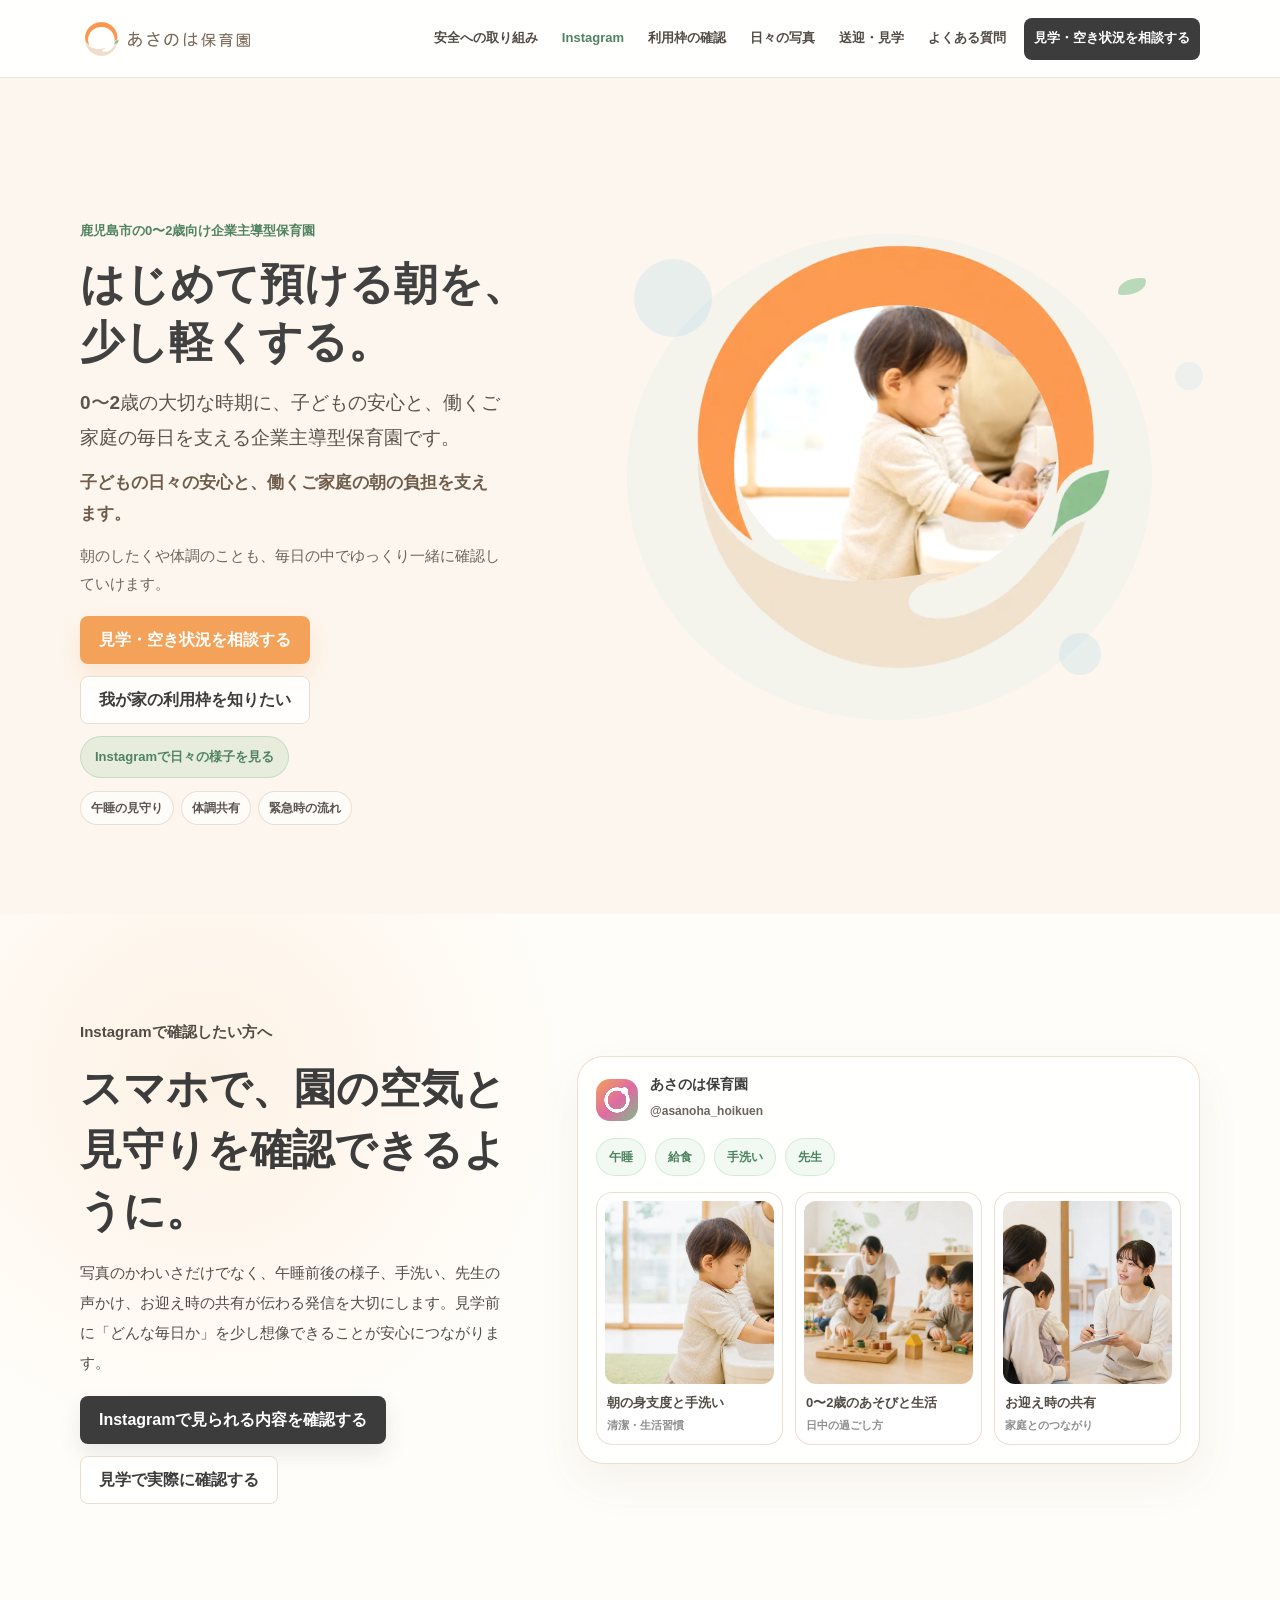
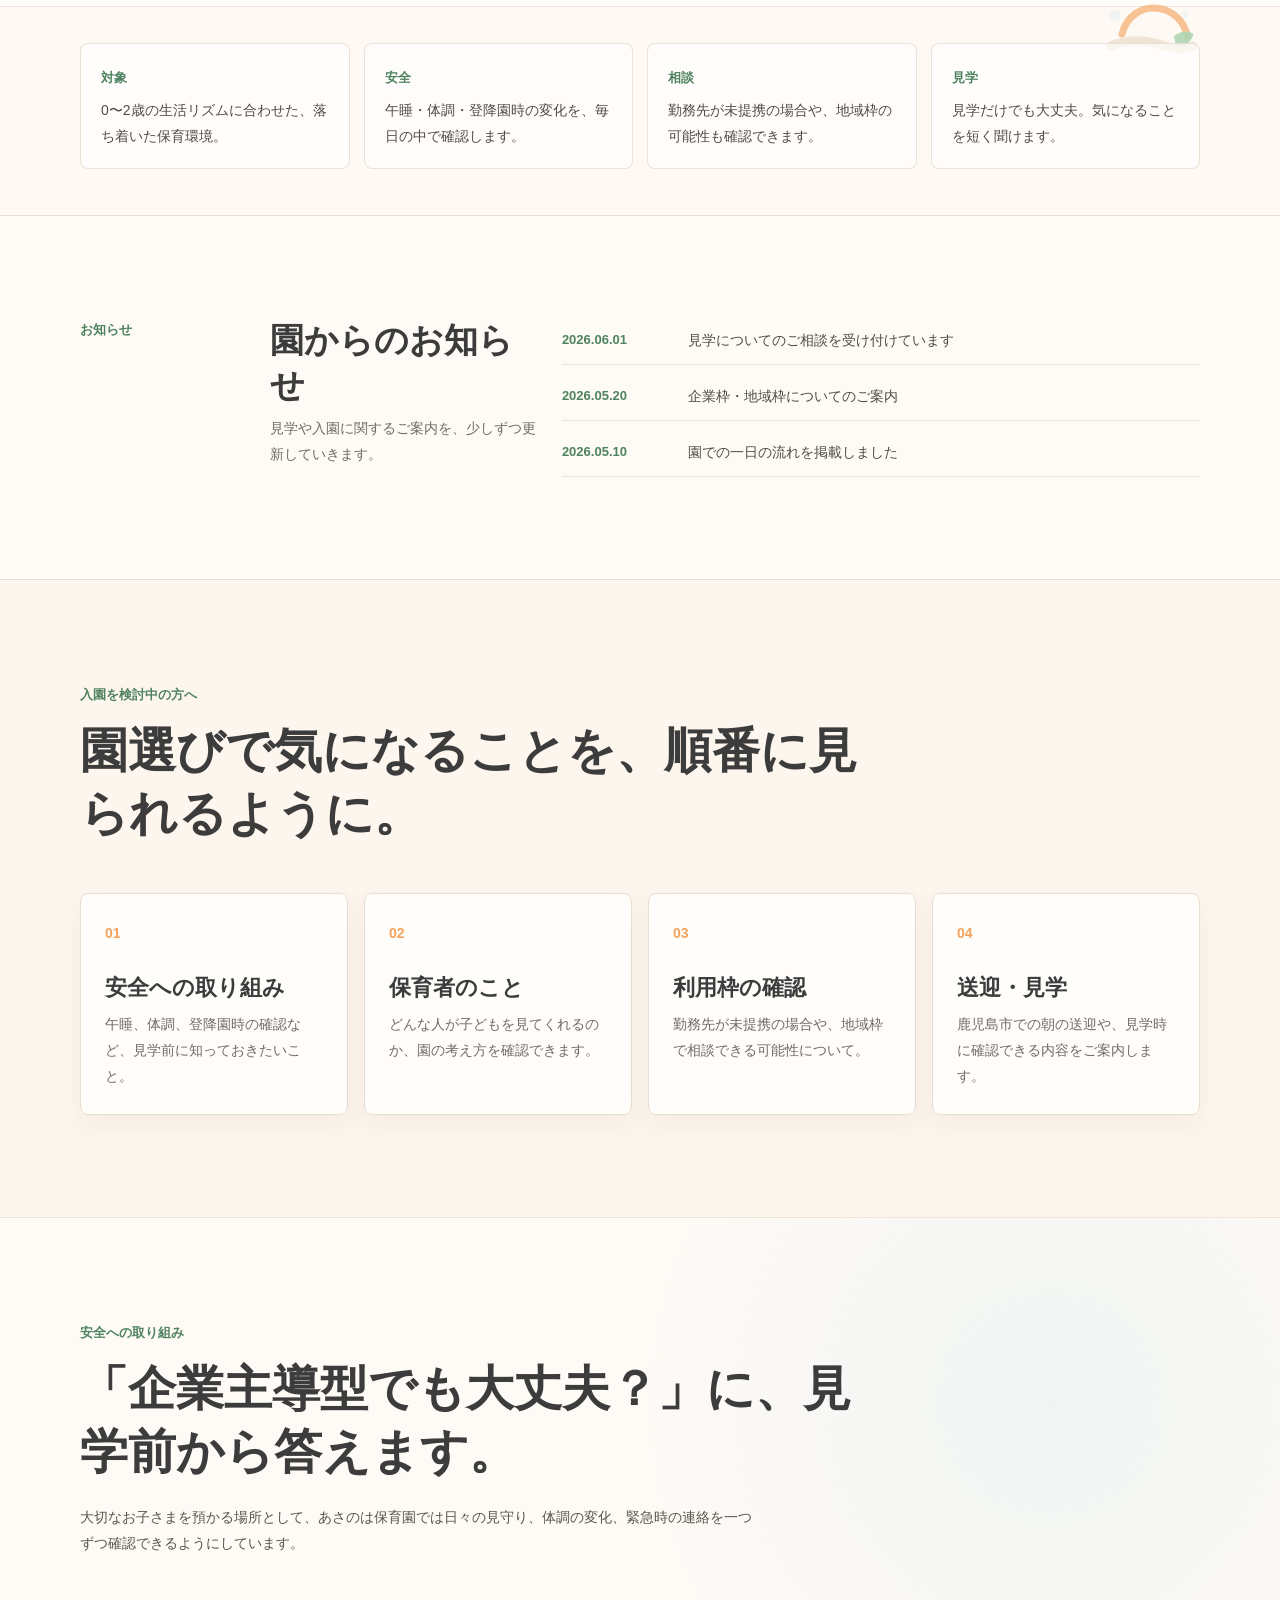
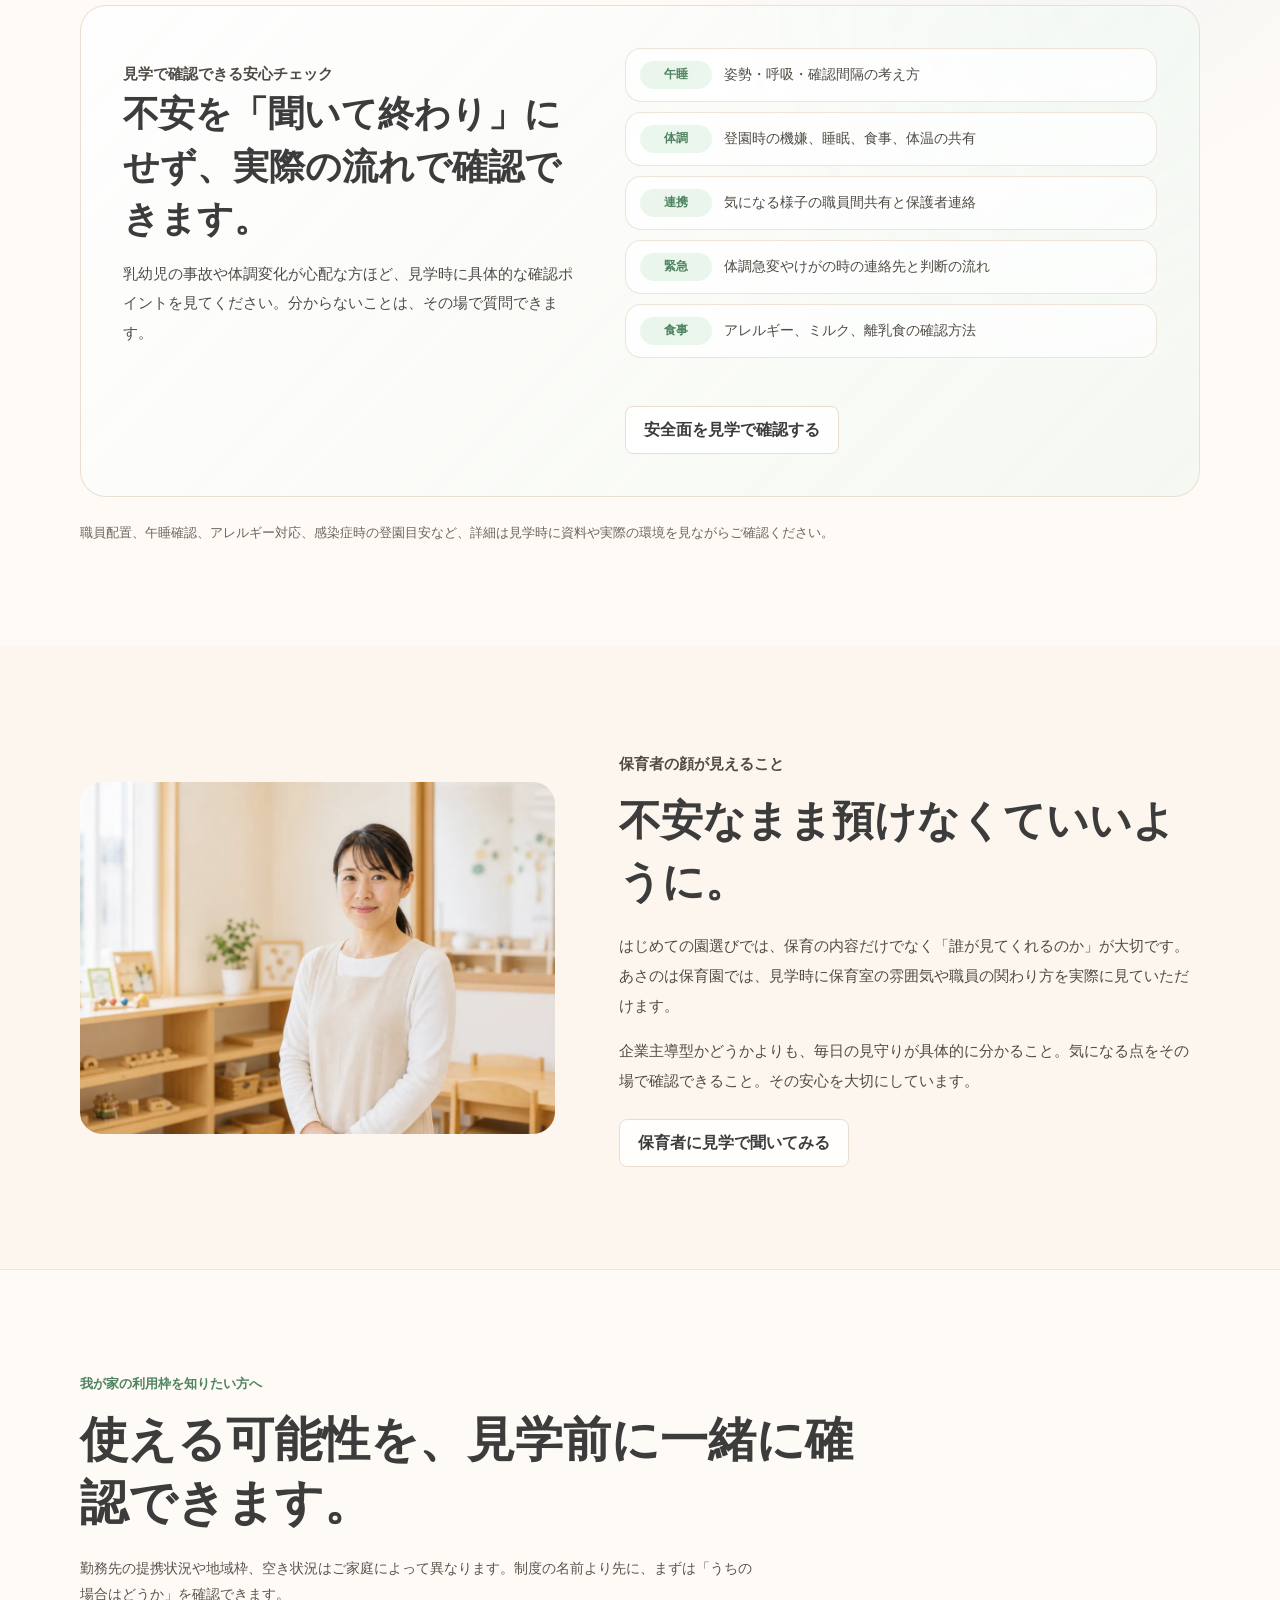
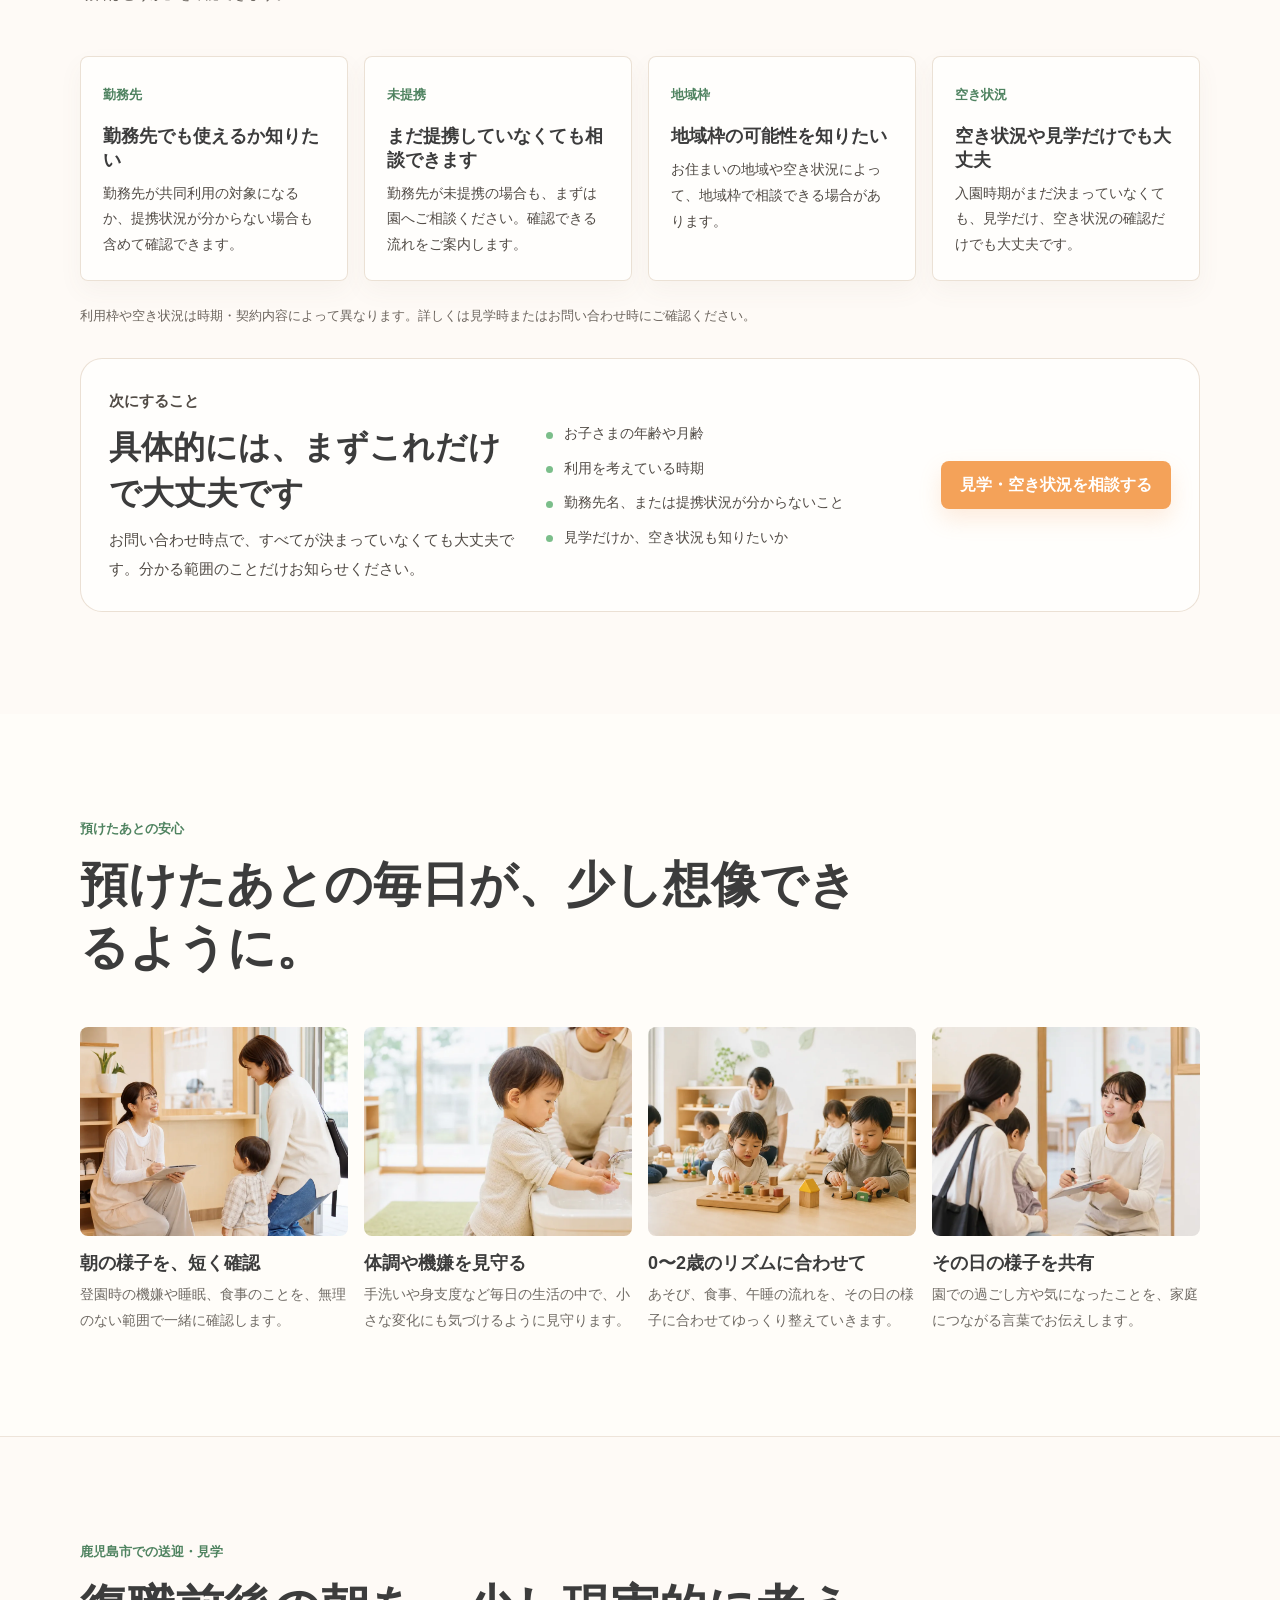
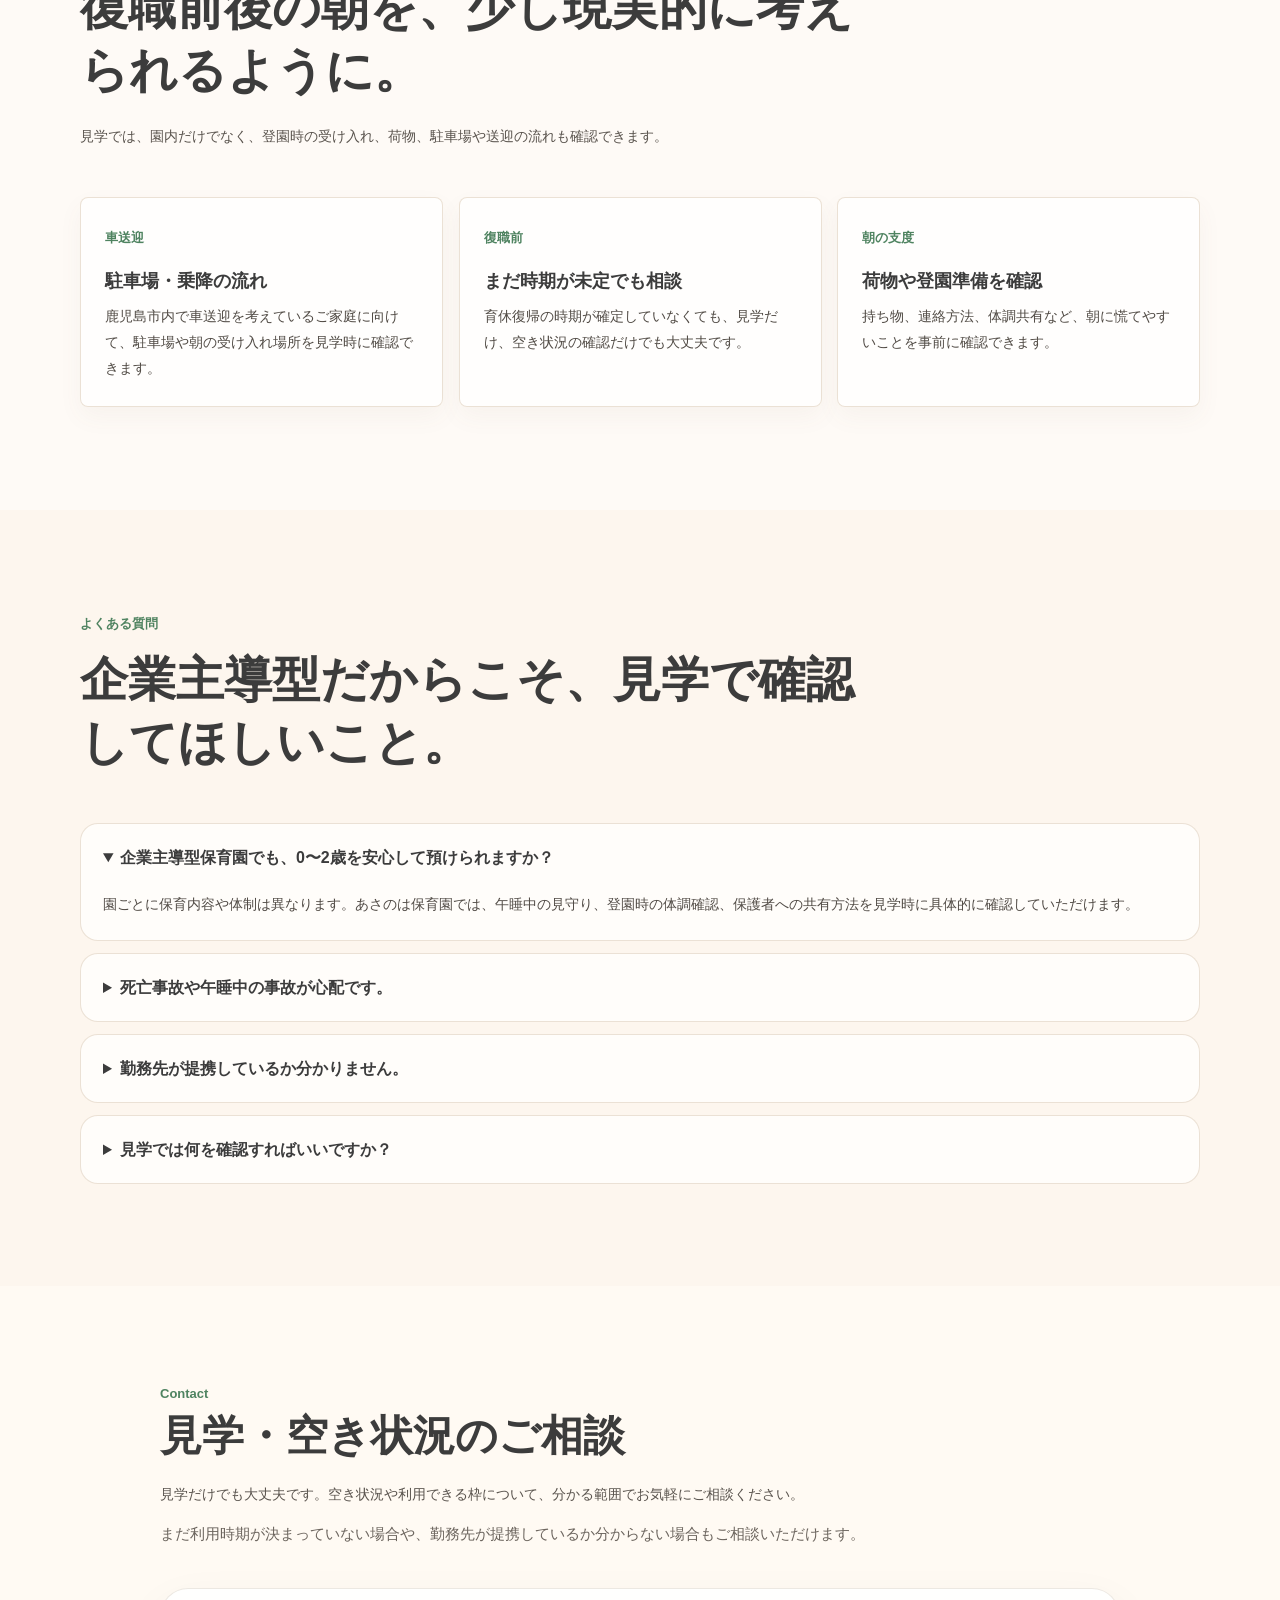
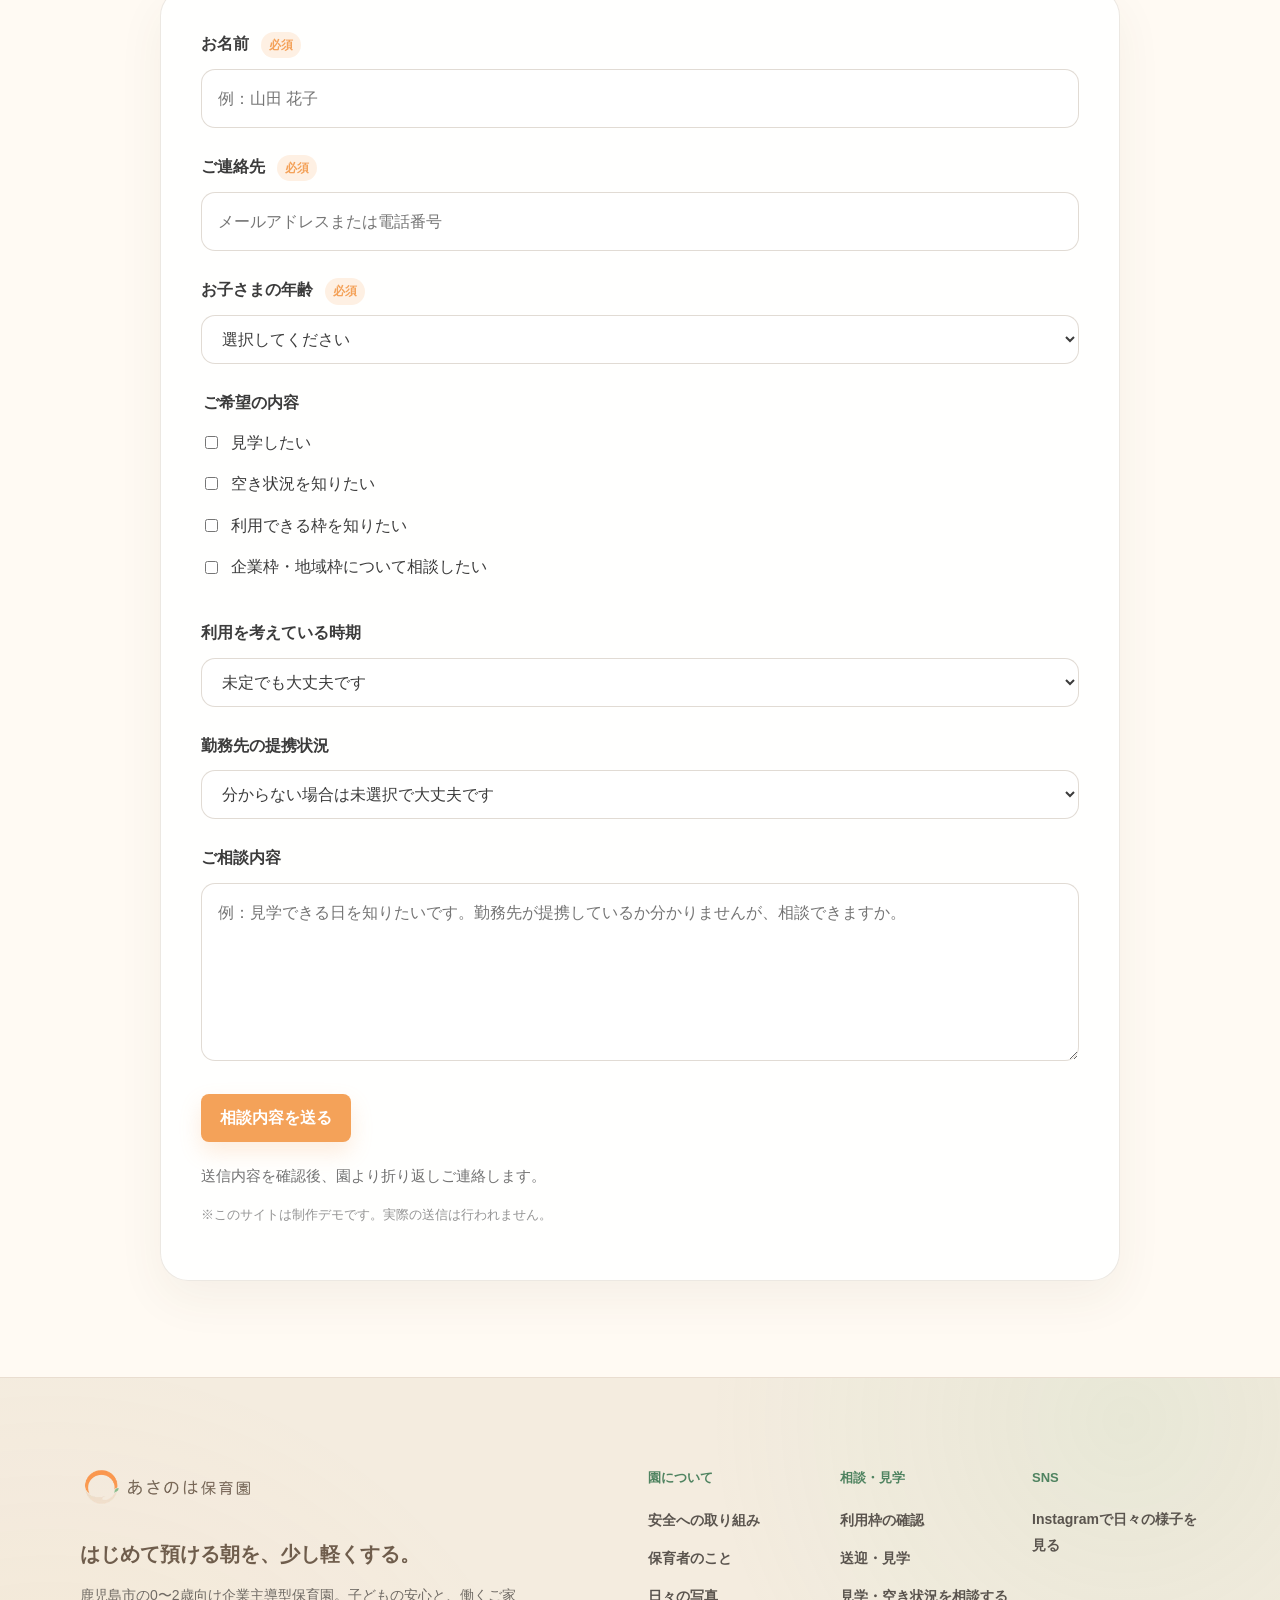
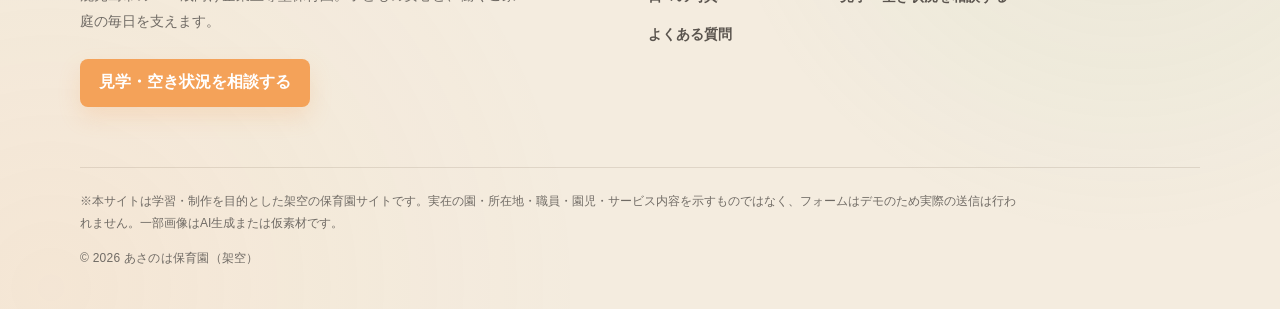
<file: docs/index.html>
<!doctype html>
<html lang="ja">
  <head>
    <meta charset="utf-8">
    <meta name="viewport" content="width=device-width, initial-scale=1">
    <title>あさのは保育園 | 鹿児島市の企業主導型保育園</title>
    <meta name="description" content="鹿児島市のあさのは保育園は、0〜2歳の大切な時期に、子どもの安心と働くご家庭の毎日を支える企業主導型保育園です。見学・空き状況・利用枠について相談できます。">
    <link rel="canonical" href="https://techuueda-bot.github.io/asanoha-nursery-hp/">
    <meta name="theme-color" content="#fdf6ee">
    <meta name="format-detection" content="telephone=no">

    <meta property="og:type" content="website">
    <meta property="og:site_name" content="あさのは保育園">
    <meta property="og:locale" content="ja_JP">
    <meta property="og:title" content="あさのは保育園 | 鹿児島市の企業主導型保育園">
    <meta property="og:description" content="0〜2歳の大切な時期に、子どもの安心と働くご家庭の毎日を支える企業主導型保育園。見学・空き状況・利用枠について相談できます。">
    <meta property="og:url" content="https://techuueda-bot.github.io/asanoha-nursery-hp/">
    <meta property="og:image" content="https://techuueda-bot.github.io/asanoha-nursery-hp/assets/optimized/ogp.jpg">
    <meta property="og:image:width" content="1200">
    <meta property="og:image:height" content="630">
    <meta property="og:image:alt" content="あさのは保育園 — はじめて預ける朝を、少し軽くする。">

    <meta name="twitter:card" content="summary_large_image">
    <meta name="twitter:title" content="あさのは保育園 | 鹿児島市の企業主導型保育園">
    <meta name="twitter:description" content="0〜2歳の大切な時期に、子どもの安心と働くご家庭の毎日を支える企業主導型保育園。見学・空き状況・利用枠について相談できます。">
    <meta name="twitter:image" content="https://techuueda-bot.github.io/asanoha-nursery-hp/assets/optimized/ogp.jpg">

    <link rel="icon" type="image/png" href="./assets/optimized/favicon.png">
    <link rel="apple-touch-icon" href="./assets/optimized/favicon.png">
    <link rel="stylesheet" href="./style.css?v=production-polish">

    <script type="application/ld+json">
    {
      "@context": "https://schema.org",
      "@type": "ChildCare",
      "name": "あさのは保育園",
      "description": "0〜2歳を対象とした鹿児島市の企業主導型保育園。子どもの安心と働くご家庭の毎日を支え、見学・空き状況・利用枠の相談ができます。",
      "url": "https://techuueda-bot.github.io/asanoha-nursery-hp/",
      "image": "https://techuueda-bot.github.io/asanoha-nursery-hp/assets/optimized/ogp.jpg",
      "areaServed": { "@type": "City", "name": "鹿児島市" },
      "audience": { "@type": "PeopleAudience", "suggestedMinAge": 0, "suggestedMaxAge": 2 },
      "knowsAbout": ["企業主導型保育", "0〜2歳児保育", "見学相談", "空き状況の確認", "地域枠"]
    }
    </script>
    <script type="application/ld+json">
    {
      "@context": "https://schema.org",
      "@type": "FAQPage",
      "mainEntity": [
        {
          "@type": "Question",
          "name": "企業主導型保育園でも、0〜2歳を安心して預けられますか？",
          "acceptedAnswer": { "@type": "Answer", "text": "園ごとに保育内容や体制は異なります。あさのは保育園では、午睡中の見守り、登園時の体調確認、保護者への共有方法を見学時に具体的に確認していただけます。" }
        },
        {
          "@type": "Question",
          "name": "死亡事故や午睡中の事故が心配です。",
          "acceptedAnswer": { "@type": "Answer", "text": "不安に思うのは自然なことです。午睡時の確認方法、職員間の共有、緊急時の連絡の流れは、入園前に必ず確認できるようにしています。" }
        },
        {
          "@type": "Question",
          "name": "勤務先が提携しているか分かりません。",
          "acceptedAnswer": { "@type": "Answer", "text": "分からない場合もご相談ください。勤務先名や利用希望時期をもとに、確認できる流れをご案内します。" }
        },
        {
          "@type": "Question",
          "name": "見学では何を確認すればいいですか？",
          "acceptedAnswer": { "@type": "Answer", "text": "保育室の雰囲気、先生の声かけ、午睡の見守り、体調不良時の連絡、駐車場や送迎の流れを確認するのがおすすめです。" }
        }
      ]
    }
    </script>
  </head>
  <body>
    <header class="site-header" data-header>
      <a class="site-logo" href="#top" aria-label="あさのは保育園 トップへ">
        <img width="620" height="149" class="header-logo-image" src="./assets/optimized/logo-horizontal.webp" alt="あさのは保育園">
      </a>

      <button class="nav-toggle" type="button" aria-expanded="false" aria-controls="global-nav" data-nav-toggle>
        <span class="visually-hidden">メニューを開閉する</span>
        <span></span>
        <span></span>
      </button>

      <nav class="global-nav" id="global-nav" data-nav aria-label="グローバルナビゲーション">
        <a href="#safety">安全への取り組み</a>
        <a class="nav-instagram" href="#instagram">Instagram</a>
        <a href="#slots">利用枠の確認</a>
        <a href="#photos">日々の写真</a>
        <a href="#access">送迎・見学</a>
        <a href="#faq">よくある質問</a>
        <a class="nav-cta" href="#contact">見学・空き状況を相談する</a>
      </nav>
    </header>

    <main id="top">
      <section class="hero" aria-labelledby="hero-title">
        <div class="hero-copy">
          <p class="eyebrow hero-label text-run-in">鹿児島市の0〜2歳向け企業主導型保育園</p>
          <h1 id="hero-title" class="hero-title text-run-in"><span class="copy-line">はじめて預ける朝を、</span><br><span class="copy-line">少し軽くする。</span></h1>
          <p class="hero-lead text-run-in">0〜2歳の大切な時期に、子どもの安心と、働くご家庭の毎日を支える企業主導型保育園です。</p>
          <p class="hero-helper text-run-in">子どもの日々の安心と、働くご家庭の朝の負担を支えます。</p>
          <p class="hero-support hero-note text-run-in">朝のしたくや体調のことも、毎日の中でゆっくり一緒に確認していけます。</p>
          <div class="hero-actions text-run-in" aria-label="主な導線">
            <a href="#contact" class="button button-primary">見学・空き状況を相談する</a>
            <a class="button quiet" href="#slots">我が家の利用枠を知りたい</a>
          </div>
          <p class="hero-social text-run-in"><a href="#instagram">Instagramで日々の様子を見る</a></p>
          <div class="hero-proof-row text-run-in" aria-label="見学で確認できる安心材料">
            <span>午睡の見守り</span>
            <span>体調共有</span>
            <span>緊急時の流れ</span>
          </div>
        </div>

        <div class="hero-world hero-visual hero-mark-float" aria-label="正式マークの中で切り替わる園の日常写真">
          <div class="hero-mark-device">
            <span class="air-dot air-one floating-dot dot-1"></span>
            <span class="air-dot air-two floating-dot dot-2"></span>
            <span class="air-dot air-three floating-dot dot-1"></span>
            <span class="hero-leaf-drift floating-leaf" aria-hidden="true"></span>
            <div class="hero-mark-inner">
              <div class="mark-photo-window">
                <img width="1200" height="641" class="is-active" src="./assets/optimized/hero-handwashing.webp" alt="">
                <img width="1200" height="800" src="./assets/optimized/day-play.webp" alt="">
                <img width="1200" height="800" src="./assets/optimized/visit-consultation.webp" alt="">
                <img width="1200" height="800" src="./assets/optimized/day-play.webp" alt="">
              </div>
              <img width="900" height="900" class="mark-frame" src="./assets/optimized/logo-mark.webp" alt="" aria-hidden="true">
            </div>
          </div>
        </div>
        <div class="hero-scroll-cue" aria-hidden="true"></div>
      </section>

      <section class="instagram-section reveal" id="instagram" aria-labelledby="instagram-title">
        <div class="instagram-copy reveal">
          <p class="eyebrow">Instagramで確認したい方へ</p>
          <h2 id="instagram-title">スマホで、園の空気と見守りを確認できるように。</h2>
          <p>写真のかわいさだけでなく、午睡前後の様子、手洗い、先生の声かけ、お迎え時の共有が伝わる発信を大切にします。見学前に「どんな毎日か」を少し想像できることが安心につながります。</p>
          <div class="instagram-actions reveal" aria-label="Instagramと園生活の確認">
            <a class="button instagram-button" href="#instagram-preview">Instagramで見られる内容を確認する</a>
            <a class="button quiet" href="#contact">見学で実際に確認する</a>
          </div>
        </div>
        <div class="instagram-panel reveal" id="instagram-preview" aria-label="Instagram投稿の掲載イメージ">
          <div class="instagram-account">
            <span class="instagram-icon" aria-hidden="true"></span>
            <div>
              <p>あさのは保育園</p>
              <small>@asanoha_hoikuen</small>
            </div>
          </div>
          <div class="story-row" aria-label="ストーリーズで確認できる内容">
            <span>午睡</span>
            <span>給食</span>
            <span>手洗い</span>
            <span>先生</span>
          </div>
          <div class="insta-feed">
            <article class="insta-card reveal">
              <img width="1200" height="641" src="./assets/optimized/hero-handwashing.webp" alt="手洗いの様子">
              <p>朝の身支度と手洗い</p>
              <small>清潔・生活習慣</small>
            </article>
            <article class="insta-card reveal">
              <img width="1200" height="800" src="./assets/optimized/day-play.webp" alt="保育室で遊ぶ子ども">
              <p>0〜2歳のあそびと生活</p>
              <small>日中の過ごし方</small>
            </article>
            <article class="insta-card reveal">
              <img width="1200" height="676" src="./assets/optimized/daily-sharing.webp" alt="保護者への共有の様子">
              <p>お迎え時の共有</p>
              <small>家庭とのつながり</small>
            </article>
          </div>
        </div>
      </section>

      <section class="hero-info-strip reveal" aria-label="あさのは保育園の概要">
        <img width="144" height="96" class="info-illustration" src="./assets/images/morning-path-illustration.svg" alt="" aria-hidden="true">
        <div class="hero-info-item">
          <span>対象</span>
          <p>0〜2歳の生活リズムに合わせた、落ち着いた保育環境。</p>
        </div>
        <div class="hero-info-item">
          <span>安全</span>
          <p>午睡・体調・登降園時の変化を、毎日の中で確認します。</p>
        </div>
        <div class="hero-info-item">
          <span>相談</span>
          <p>勤務先が未提携の場合や、地域枠の可能性も確認できます。</p>
        </div>
        <div class="hero-info-item">
          <span>見学</span>
          <p>見学だけでも大丈夫。気になることを短く聞けます。</p>
        </div>
      </section>

      <section class="news-section reveal" aria-labelledby="news-title">
        <div class="section-kicker">お知らせ</div>
        <div class="news-head">
          <h2 id="news-title">園からのお知らせ</h2>
          <p>見学や入園に関するご案内を、少しずつ更新していきます。</p>
        </div>
        <ul class="news-list">
          <li><time datetime="2026-06-01">2026.06.01</time><span>見学についてのご相談を受け付けています</span></li>
          <li><time datetime="2026-05-20">2026.05.20</time><span>企業枠・地域枠についてのご案内</span></li>
          <li><time datetime="2026-05-10">2026.05.10</time><span>園での一日の流れを掲載しました</span></li>
        </ul>
      </section>

      <section class="guide-section" id="about" aria-labelledby="guide-title">
        <div class="section-heading reveal">
          <p class="eyebrow">入園を検討中の方へ</p>
          <h2 id="guide-title">園選びで気になることを、順番に見られるように。</h2>
        </div>
        <div class="guide-grid">
          <a class="guide-card reveal" href="#safety">
            <span>01</span>
            <h3>安全への取り組み</h3>
            <p>午睡、体調、登降園時の確認など、見学前に知っておきたいこと。</p>
          </a>
          <a class="guide-card reveal" href="#staff">
            <span>02</span>
            <h3>保育者のこと</h3>
            <p>どんな人が子どもを見てくれるのか、園の考え方を確認できます。</p>
          </a>
          <a class="guide-card reveal" href="#slots">
            <span>03</span>
            <h3>利用枠の確認</h3>
            <p>勤務先が未提携の場合や、地域枠で相談できる可能性について。</p>
          </a>
          <a class="guide-card reveal" href="#access" id="visit">
            <span>04</span>
            <h3>送迎・見学</h3>
            <p>鹿児島市での朝の送迎や、見学時に確認できる内容をご案内します。</p>
          </a>
        </div>
      </section>

      <section class="safety-section" id="safety" aria-labelledby="safety-title">
        <div class="section-heading reveal">
          <p class="eyebrow">安全への取り組み</p>
          <h2 id="safety-title">「企業主導型でも大丈夫？」に、見学前から答えます。</h2>
          <p class="section-lead">大切なお子さまを預かる場所として、あさのは保育園では日々の見守り、体調の変化、緊急時の連絡を一つずつ確認できるようにしています。</p>
        </div>
        <div class="safety-check-panel reveal">
          <div class="safety-check-copy">
            <p class="eyebrow">見学で確認できる安心チェック</p>
            <h3>不安を「聞いて終わり」にせず、実際の流れで確認できます。</h3>
            <p>乳幼児の事故や体調変化が心配な方ほど、見学時に具体的な確認ポイントを見てください。分からないことは、その場で質問できます。</p>
          </div>
          <ul class="safety-check-list" aria-label="見学時に確認できる安全項目">
            <li><span>午睡</span>姿勢・呼吸・確認間隔の考え方</li>
            <li><span>体調</span>登園時の機嫌、睡眠、食事、体温の共有</li>
            <li><span>連携</span>気になる様子の職員間共有と保護者連絡</li>
            <li><span>緊急</span>体調急変やけがの時の連絡先と判断の流れ</li>
            <li><span>食事</span>アレルギー、ミルク、離乳食の確認方法</li>
          </ul>
          <a class="button quiet" href="#contact">安全面を見学で確認する</a>
        </div>
        <p class="trust-note reveal">職員配置、午睡確認、アレルギー対応、感染症時の登園目安など、詳細は見学時に資料や実際の環境を見ながらご確認ください。</p>
      </section>

      <section class="staff-section" id="staff" aria-labelledby="staff-title">
        <div class="staff-visual reveal">
          <img width="1200" height="800" src="./assets/optimized/director-message.webp" alt="あさのは保育園の保育者">
        </div>
        <div class="staff-message reveal">
          <p class="eyebrow">保育者の顔が見えること</p>
          <h2 id="staff-title">不安なまま預けなくていいように。</h2>
          <p>はじめての園選びでは、保育の内容だけでなく「誰が見てくれるのか」が大切です。あさのは保育園では、見学時に保育室の雰囲気や職員の関わり方を実際に見ていただけます。</p>
          <p>企業主導型かどうかよりも、毎日の見守りが具体的に分かること。気になる点をその場で確認できること。その安心を大切にしています。</p>
          <a class="button quiet" href="#contact">保育者に見学で聞いてみる</a>
        </div>
      </section>

      <section class="slots-section" id="slots" aria-labelledby="slots-title">
        <div class="section-heading reveal">
          <p class="eyebrow">我が家の利用枠を知りたい方へ</p>
          <h2 id="slots-title">使える可能性を、見学前に一緒に確認できます。</h2>
          <p class="section-lead">勤務先の提携状況や地域枠、空き状況はご家庭によって異なります。制度の名前より先に、まずは「うちの場合はどうか」を確認できます。</p>
        </div>
        <div class="slots-grid">
          <article class="slot-card reveal">
            <span>勤務先</span>
            <h3>勤務先でも使えるか知りたい</h3>
            <p>勤務先が共同利用の対象になるか、提携状況が分からない場合も含めて確認できます。</p>
          </article>
          <article class="slot-card reveal">
            <span>未提携</span>
            <h3>まだ提携していなくても相談できます</h3>
            <p>勤務先が未提携の場合も、まずは園へご相談ください。確認できる流れをご案内します。</p>
          </article>
          <article class="slot-card reveal">
            <span>地域枠</span>
            <h3>地域枠の可能性を知りたい</h3>
            <p>お住まいの地域や空き状況によって、地域枠で相談できる場合があります。</p>
          </article>
          <article class="slot-card reveal">
            <span>空き状況</span>
            <h3>空き状況や見学だけでも大丈夫</h3>
            <p>入園時期がまだ決まっていなくても、見学だけ、空き状況の確認だけでも大丈夫です。</p>
          </article>
        </div>
        <p class="slots-note reveal">利用枠や空き状況は時期・契約内容によって異なります。詳しくは見学時またはお問い合わせ時にご確認ください。</p>
        <div class="slots-next reveal" aria-labelledby="slots-next-title">
          <div>
            <p class="eyebrow">次にすること</p>
            <h3 id="slots-next-title">具体的には、まずこれだけで大丈夫です</h3>
            <p>お問い合わせ時点で、すべてが決まっていなくても大丈夫です。分かる範囲のことだけお知らせください。</p>
          </div>
          <ul class="slots-next-list" aria-label="お問い合わせ前に分かると相談しやすいこと">
            <li>お子さまの年齢や月齢</li>
            <li>利用を考えている時期</li>
            <li>勤務先名、または提携状況が分からないこと</li>
            <li>見学だけか、空き状況も知りたいか</li>
          </ul>
          <a class="button button-primary" href="#contact">見学・空き状況を相談する</a>
        </div>
      </section>

      <section class="daily-section" id="photos" aria-labelledby="photos-title">
        <div class="section-heading reveal">
          <p class="eyebrow">預けたあとの安心</p>
          <h2 id="photos-title">預けたあとの毎日が、少し想像できるように。</h2>
        </div>
        <div class="photo-grid">
          <article class="photo-card reveal">
            <img width="1200" height="800" src="./assets/optimized/visit-consultation.webp" alt="登園時に保育者と保護者が子どもの様子を話している場面">
            <h3>朝の様子を、短く確認</h3>
            <p>登園時の機嫌や睡眠、食事のことを、無理のない範囲で一緒に確認します。</p>
          </article>
          <article class="photo-card reveal" id="day">
            <img width="1200" height="641" src="./assets/optimized/hero-handwashing.webp" alt="保育者に見守られながら手を洗う子ども">
            <h3>体調や機嫌を見守る</h3>
            <p>手洗いや身支度など毎日の生活の中で、小さな変化にも気づけるように見守ります。</p>
          </article>
          <article class="photo-card reveal">
            <img width="1200" height="800" src="./assets/optimized/day-play.webp" alt="保育室で集中して遊ぶ子ども">
            <h3>0〜2歳のリズムに合わせて</h3>
            <p>あそび、食事、午睡の流れを、その日の様子に合わせてゆっくり整えていきます。</p>
          </article>
          <article class="photo-card reveal">
            <img width="1200" height="676" src="./assets/optimized/daily-sharing.webp" alt="保育者が保護者に子どもの一日の様子を共有している場面">
            <h3>その日の様子を共有</h3>
            <p>園での過ごし方や気になったことを、家庭につながる言葉でお伝えします。</p>
          </article>
        </div>
      </section>

      <section class="access-section" id="access" aria-labelledby="access-title">
        <div class="section-heading reveal">
          <p class="eyebrow">鹿児島市での送迎・見学</p>
          <h2 id="access-title">復職前後の朝を、少し現実的に考えられるように。</h2>
          <p class="section-lead">見学では、園内だけでなく、登園時の受け入れ、荷物、駐車場や送迎の流れも確認できます。</p>
        </div>
        <div class="local-grid">
          <article class="local-card reveal">
            <span>車送迎</span>
            <h3>駐車場・乗降の流れ</h3>
            <p>鹿児島市内で車送迎を考えているご家庭に向けて、駐車場や朝の受け入れ場所を見学時に確認できます。</p>
          </article>
          <article class="local-card reveal">
            <span>復職前</span>
            <h3>まだ時期が未定でも相談</h3>
            <p>育休復帰の時期が確定していなくても、見学だけ、空き状況の確認だけでも大丈夫です。</p>
          </article>
          <article class="local-card reveal">
            <span>朝の支度</span>
            <h3>荷物や登園準備を確認</h3>
            <p>持ち物、連絡方法、体調共有など、朝に慌てやすいことを事前に確認できます。</p>
          </article>
        </div>
      </section>

      <section class="faq-section" id="faq" aria-labelledby="faq-title">
        <div class="section-heading reveal">
          <p class="eyebrow">よくある質問</p>
          <h2 id="faq-title">企業主導型だからこそ、見学で確認してほしいこと。</h2>
        </div>
        <div class="faq-list">
          <details class="faq-item reveal" open>
            <summary>企業主導型保育園でも、0〜2歳を安心して預けられますか？</summary>
            <p>園ごとに保育内容や体制は異なります。あさのは保育園では、午睡中の見守り、登園時の体調確認、保護者への共有方法を見学時に具体的に確認していただけます。</p>
          </details>
          <details class="faq-item reveal">
            <summary>死亡事故や午睡中の事故が心配です。</summary>
            <p>不安に思うのは自然なことです。午睡時の確認方法、職員間の共有、緊急時の連絡の流れは、入園前に必ず確認できるようにしています。</p>
          </details>
          <details class="faq-item reveal">
            <summary>勤務先が提携しているか分かりません。</summary>
            <p>分からない場合もご相談ください。勤務先名や利用希望時期をもとに、確認できる流れをご案内します。</p>
          </details>
          <details class="faq-item reveal">
            <summary>見学では何を確認すればいいですか？</summary>
            <p>保育室の雰囲気、先生の声かけ、午睡の見守り、体調不良時の連絡、駐車場や送迎の流れを確認するのがおすすめです。</p>
          </details>
        </div>
      </section>

      <section id="contact" class="contact-section" aria-labelledby="contact-title">
        <div class="section-inner reveal">
          <p class="section-kicker">Contact</p>
          <h2 id="contact-title">見学・空き状況のご相談</h2>

          <p class="section-lead">見学だけでも大丈夫です。空き状況や利用できる枠について、分かる範囲でお気軽にご相談ください。</p>

          <p class="section-note">まだ利用時期が決まっていない場合や、勤務先が提携しているか分からない場合もご相談いただけます。</p>

          <form class="contact-form reveal" action="#" method="post">
            <div class="form-field">
              <label for="parent-name">お名前 <span class="required">必須</span></label>
              <input type="text" id="parent-name" name="parentName" required placeholder="例：山田 花子">
            </div>

            <div class="form-field">
              <label for="contact-info">ご連絡先 <span class="required">必須</span></label>
              <input type="text" id="contact-info" name="contactInfo" required placeholder="メールアドレスまたは電話番号">
            </div>

            <div class="form-field">
              <label for="child-age">お子さまの年齢 <span class="required">必須</span></label>
              <select id="child-age" name="childAge" required>
                <option value="">選択してください</option>
                <option value="0歳">0歳</option>
                <option value="1歳">1歳</option>
                <option value="2歳">2歳</option>
                <option value="出産予定・その他">出産予定・その他</option>
              </select>
            </div>

            <fieldset class="form-field checkbox-group">
              <legend>ご希望の内容</legend>

              <label>
                <input type="checkbox" name="purpose" value="見学したい">
                見学したい
              </label>

              <label>
                <input type="checkbox" name="purpose" value="空き状況を知りたい">
                空き状況を知りたい
              </label>

              <label>
                <input type="checkbox" name="purpose" value="利用できる枠を知りたい">
                利用できる枠を知りたい
              </label>

              <label>
                <input type="checkbox" name="purpose" value="企業枠・地域枠について相談したい">
                企業枠・地域枠について相談したい
              </label>
            </fieldset>

            <div class="form-field">
              <label for="start-time">利用を考えている時期</label>
              <select id="start-time" name="startTime">
                <option value="">未定でも大丈夫です</option>
                <option value="できるだけ早く">できるだけ早く</option>
                <option value="1〜3か月以内">1〜3か月以内</option>
                <option value="3か月以上先">3か月以上先</option>
                <option value="復職前に見学したい">復職前に見学したい</option>
                <option value="まだ決まっていない">まだ決まっていない</option>
              </select>
            </div>

            <div class="form-field">
              <label for="company-status">勤務先の提携状況</label>
              <select id="company-status" name="companyStatus">
                <option value="">分からない場合は未選択で大丈夫です</option>
                <option value="提携している">提携している</option>
                <option value="提携していない">提携していない</option>
                <option value="分からない">分からない</option>
                <option value="地域枠で相談したい">地域枠で相談したい</option>
              </select>
            </div>

            <div class="form-field">
              <label for="message">ご相談内容</label>
              <textarea id="message" name="message" rows="5" placeholder="例：見学できる日を知りたいです。勤務先が提携しているか分かりませんが、相談できますか。"></textarea>
            </div>

            <button type="submit" class="button button-primary">相談内容を送る</button>

            <p class="form-note">送信内容を確認後、園より折り返しご連絡します。</p>

            <p class="form-demo-note">※このサイトは制作デモです。実際の送信は行われません。</p>
          </form>
        </div>
      </section>
    </main>

    <footer class="site-footer" aria-labelledby="footer-title">
      <h2 id="footer-title" class="visually-hidden">サイトフッター</h2>
      <div class="footer-main">
        <div class="footer-brand">
          <a class="footer-logo" href="#top" aria-label="あさのは保育園 トップへ">
            <img width="620" height="149" src="./assets/optimized/logo-horizontal.webp" alt="あさのは保育園">
          </a>
          <p class="footer-tagline">はじめて預ける朝を、少し軽くする。</p>
          <p class="footer-note">鹿児島市の0〜2歳向け企業主導型保育園。子どもの安心と、働くご家庭の毎日を支えます。</p>
          <a class="button button-primary footer-cta" href="#contact">見学・空き状況を相談する</a>
        </div>

        <nav class="footer-nav" aria-label="フッターナビゲーション">
          <div class="footer-nav-group">
            <p class="footer-nav-title">園について</p>
            <ul>
              <li><a href="#safety">安全への取り組み</a></li>
              <li><a href="#staff">保育者のこと</a></li>
              <li><a href="#photos">日々の写真</a></li>
              <li><a href="#faq">よくある質問</a></li>
            </ul>
          </div>
          <div class="footer-nav-group">
            <p class="footer-nav-title">相談・見学</p>
            <ul>
              <li><a href="#slots">利用枠の確認</a></li>
              <li><a href="#access">送迎・見学</a></li>
              <li><a href="#contact">見学・空き状況を相談する</a></li>
            </ul>
          </div>
          <div class="footer-nav-group">
            <p class="footer-nav-title">SNS</p>
            <ul>
              <li><a href="#instagram">Instagramで日々の様子を見る</a></li>
            </ul>
          </div>
        </nav>
      </div>

      <div class="footer-bottom">
        <p class="footer-disclaimer">※本サイトは学習・制作を目的とした架空の保育園サイトです。実在の園・所在地・職員・園児・サービス内容を示すものではなく、フォームはデモのため実際の送信は行われません。一部画像はAI生成または仮素材です。</p>
        <p class="footer-copyright">© 2026 あさのは保育園（架空）</p>
      </div>
    </footer>

    <script src="./script.js?v=production-polish"></script>
  </body>
</html>
</file>
<file: docs/style.css>
@import url("./assets/css/tokens.css?v=production-polish");
@import url("./assets/css/base.css?v=production-polish");
@import url("./assets/css/layout.css?v=production-polish");
@import url("./assets/css/components.css?v=production-polish");
@import url("./assets/css/animations.css?v=production-polish");
</file>
